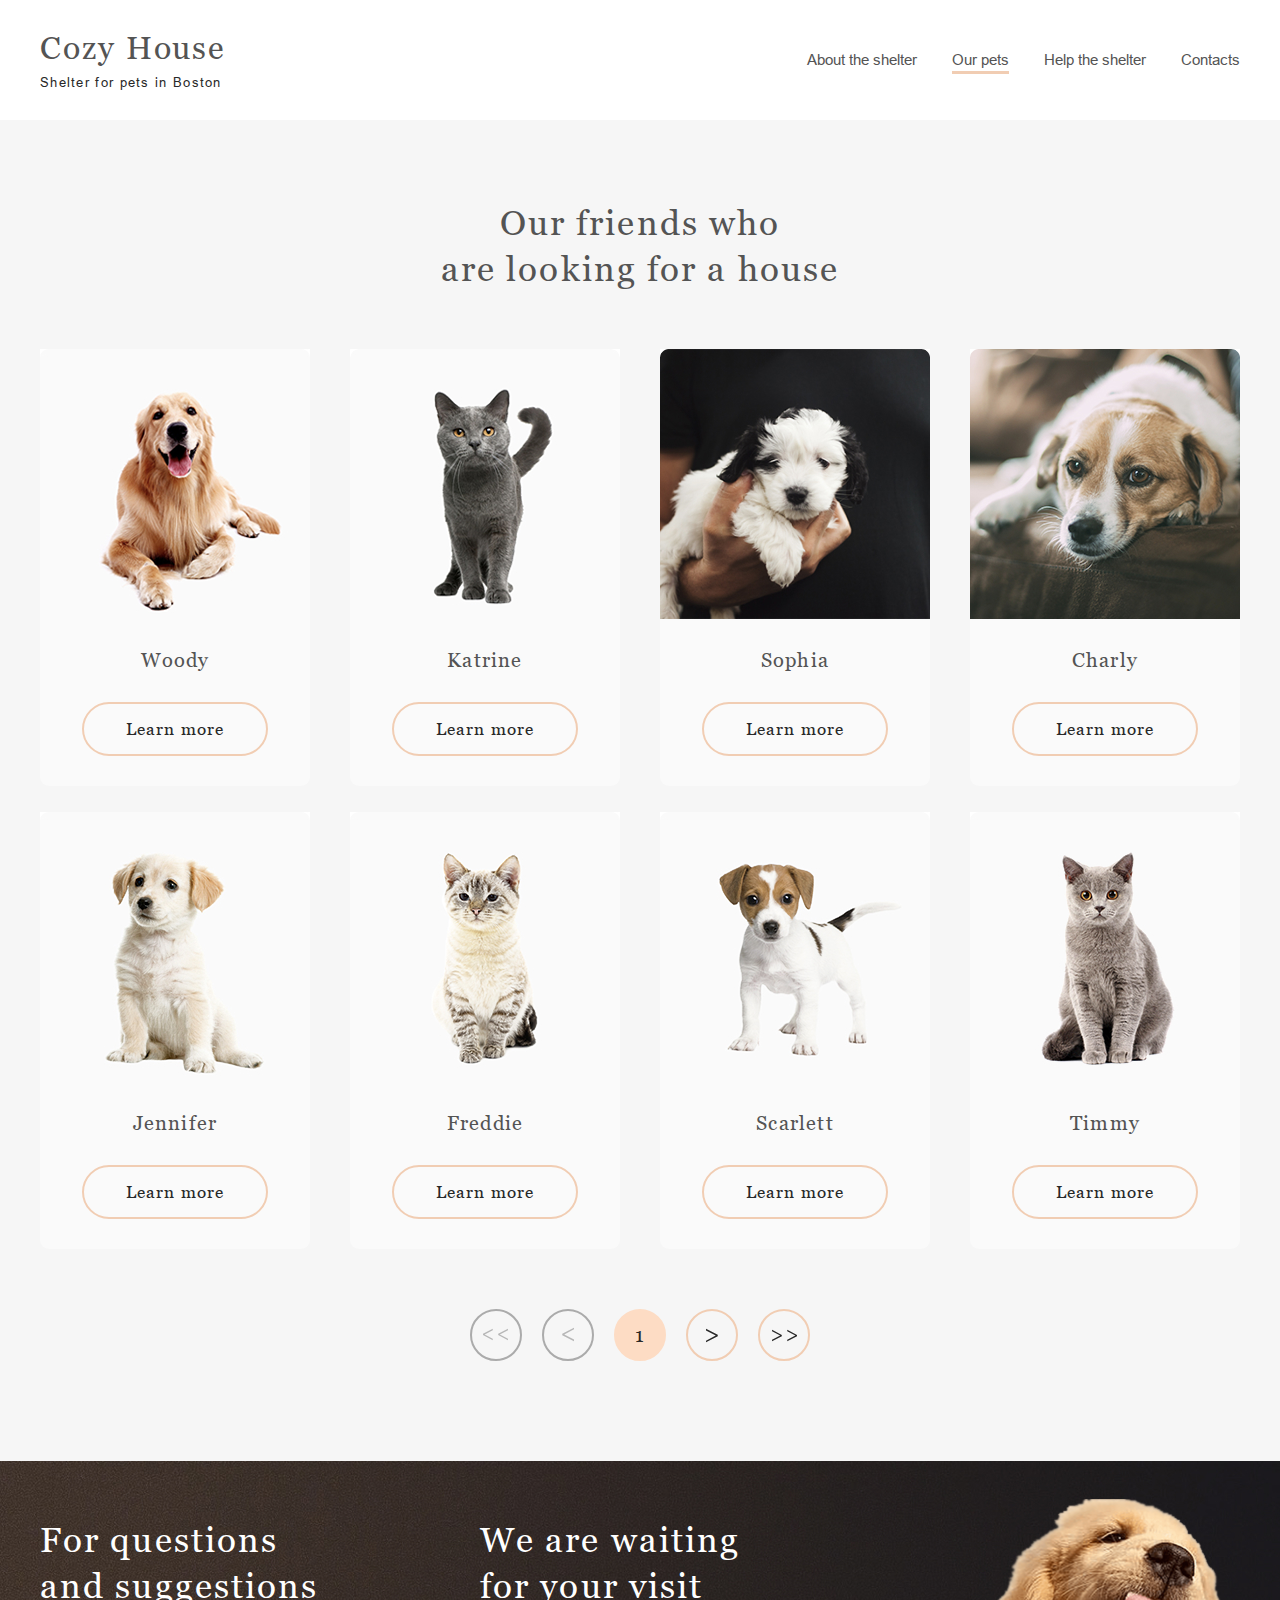
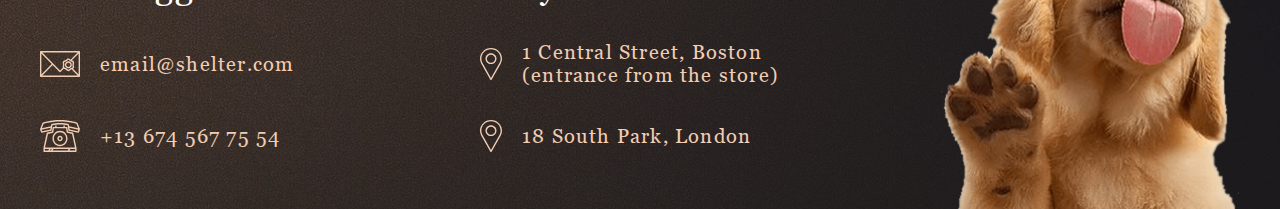
<file: pages/pets/index.html>
<!DOCTYPE html>
<html lang="en">
  <head>
    <meta charset="UTF-8" />
    <meta http-equiv="X-UA-Compatible" content="IE=edge" />
    <meta name="viewport" content="width=device-width, initial-scale=1.0" />

    <!-- favicon -->
    <link
      rel="apple-touch-icon"
      sizes="180x180"
      href="../../assets/images/apple-touch-icon.png"
    />
    <link
      rel="icon"
      type="image/png"
      sizes="32x32"
      href="../../assets/images/favicon-32x32.png"
    />
    <link
      rel="icon"
      type="image/png"
      sizes="16x16"
      href="../../assets/images/favicon-16x16.png"
    />
    <link rel="manifest" href="../../assets/images/site.webmanifest" />

    <!-- styles -->
    <link rel="stylesheet" href="../../assets/css/normalize.css" />
    <link rel="stylesheet" href="../../assets/css/main.css" />
    <link rel="stylesheet" href="style.css" />
    <title>Shelter</title>
  </head>
  <body>
    <div class="wrapper">
      <header class="header header-white">
        <div class="container">
          <div class="header__wrapper">
            <div class="header__logo">
              <a href="../main/index.html" class="logo-header__link">
                <h1 class="logo-header__main">Cozy House</h1>
                <div class="logo-header__sub">Shelter for pets in Boston</div>
              </a>
            </div>
            <nav class="header__nav">
              <ul class="nav-header__list">
                <li class="nav-header__item">
                  <a href="../main/index.html" class="nav-header__link"
                    >About the shelter</a
                  >
                </li>
                <li class="nav-header__item active">
                  <a href="./index.html" class="nav-header__link">Our pets</a>
                </li>
                <li class="nav-header__item">
                  <a href="../main/index.html#help" class="nav-header__link"
                    >Help the shelter</a
                  >
                </li>
                <li class="nav-header__item">
                  <a href="#contacts" class="nav-header__link">Contacts</a>
                </li>
              </ul>
            </nav>
            <div class="header__burger">
              <span></span><span></span><span></span>
            </div>
          </div>
        </div>
      </header>
      <main class="main">
        <section class="pets">
          <div class="container">
            <div class="pets__wrapper">
              <h2 class="pets__title">
                Our friends who<br />are looking for a house
              </h2>
              <div class="pets__content">
                <div class="pets__cards"></div>
                <div class="pets__pagination"></div>
              </div>
            </div>
          </div>
        </section>
      </main>
      <footer class="footer" id="contacts">
        <div class="container">
          <div class="footer__wrapper">
            <div class="footer__col">
              <h2>For questions<br /><span>and suggestions</span></h2>
              <div class="col-footer__contact email">
                <a href="mailto:email@shelter.com"
                  ><img
                    src="../../assets/icons/icon-email.svg"
                    alt="icon email"
                  /><span>email@shelter.com</span></a
                >
              </div>
              <div class="col-footer__contact phone">
                <a href="tel:+136745677554"
                  ><img
                    src="../../assets/icons/icon-phone.svg"
                    alt="icon phone"
                  /><span>+13 674 567 75 54</span></a
                >
              </div>
            </div>
            <div class="footer__col">
              <h2>We are waiting<br /><span>for your visit</span></h2>
              <div class="col-footer__contact address">
                <a href="https://goo.gl/maps/6VHdc9j4m8zRDtk46" target="_blank"
                  ><img
                    src="../../assets/icons/icon-marker.svg"
                    alt="icon marker"
                  /><span
                    >1 Central Street, Boston<br />(entrance from the
                    store)</span
                  ></a
                >
              </div>
              <div class="col-footer__contact address">
                <a href="https://goo.gl/maps/FrpoEfTt8VpmnM9a9" target="_blank"
                  ><img
                    src="../../assets/icons/icon-marker.svg"
                    alt="icon marker"
                  /><span>18 South Park, London</span>
                </a>
              </div>
            </div>
            <div class="footer__col">
              <img src="../../assets/images/footer-puppy.png" alt="puppy" />
            </div>
          </div>
        </div>
      </footer>
      <div class="popup">
        <div class="popup__wrapper">
          <div class="popup__content"></div>
          <div class="popup__close">
            <img src="../../assets/icons/close.svg" alt="close icon" />
          </div>
        </div>
      </div>
    </div>
    <script src="script.js" type="module"></script>
  </body>
</html>
</file>
<file: assets/css/main.css>
:root {
  --color-light-s: #fafafa;
  --color-light-l: #f6f6f6;
  --color-light-xl: #ffffff;
  --color-dark-s: #cdcdcd;
  --color-dark-m: #b2b2b2;
  --color-dark-l: #545454;
  --color-dark-xl: #4c4c4c;
  --color-dark-2xl: #444444;
  --color-dark-3xl: #292929;
  --color-primary-light: #fddcc4;
  --color-primary: #f1cdb3;
  --start-screen-gradient-background: url(../images/noise_transparent@2x.png),
    radial-gradient(100% 215.42% at 0% 0%, #5b483a 0%, #262425 100%)
      /* warning: gradient uses a rotation that is not supported by CSS and may not behave as expected */,
    #211f20;
  --footer-gradient-background: url(../images/noise_transparent@2x.png),
    radial-gradient(110.67% 538.64% at 5.73% 50%, #513d2f 0%, #1a1a1c 100%)
      /* warning: gradient uses a rotation that is not supported by CSS and may not behave as expected */,
    #211f20;
}

/* Arial -normal */
@font-face {
  font-family: "Arial";
  font-style: normal;
  font-weight: 400;
  src: url("../fonts/ARIAL.TTF");
}

/* Georgia -normal */
@font-face {
  font-family: "Georgia";
  font-style: normal;
  font-weight: 400;
  src: url("../fonts/georgia.ttf");
}
/* Georgia -bold */
@font-face {
  font-family: "Georgia";
  font-style: normal;
  font-weight: 700;
  src: url("../fonts/georgiab.ttf");
}

* {
  margin: 0;
  padding: 0;
  box-sizing: border-box;
}
ul {
  list-style: none;
}
a {
  color: inherit;
  text-decoration: none;
}

html,
body {
  height: 100%;
}
html {
  font-size: 20px;
  scroll-behavior: smooth;
}
body {
  font: 0.75rem/160% "Arial";
  position: relative;
  overflow-x: hidden;
}
body.scroll-hidden {
  overflow: hidden;
}
.wrapper {
  display: flex;
  flex-direction: column;
  min-height: 100%;
}
main {
  flex: 1 1 auto;
}
.container {
  max-width: 1280px;
  width: 100%;
  margin: 0 auto;
  padding: 0 40px;
}
button {
  border: none;
  background: transparent;
}
section {
  padding: 4rem 0 5rem;
}

h2 {
  font: 1.75rem/130% "Georgia";
  color: var(--color-dark-l);
  letter-spacing: 0.06em;
}
img {
  display: block;
}

/* header */
.header {
  position: absolute;
  left: 0;
  right: 0;
  top: 0;
}
.header__burger {
  display: none;
}
.header.header-white {
  position: fixed;
  padding-bottom: 1.5rem;
  z-index: 50;
}
.header-white {
  background-color: var(--color-light-xl);
}
.header__wrapper {
  margin-top: 60px;
  display: flex;
  align-items: center;
  justify-content: space-between;
}
.header-white .header__wrapper {
  margin-top: 30px;
}
.logo-header__main {
  font: 1.6rem/110% "Georgia";
  letter-spacing: 0.06em;
  transition: all 0.5s ease-in-out;
}

.logo-header__main {
  color: var(--color-primary);
}
.header__logo:hover .logo-header__main {
  color: var(--color-light-l);
}
.header-white .header__wrapper:not(.show) .logo-header__main {
  color: var(--color-dark-l);
}
.header-white
  .header__wrapper:not(.show)
  .header__logo:hover
  .logo-header__main {
  color: var(--color-primary);
}
.logo-header__sub {
  font-size: 13px;
  line-height: 15px;
  letter-spacing: 0.1em;
  margin-top: 0.5rem;
}
.logo-header__sub {
  color: var(--color-light-xl);
}
.header-white .header__wrapper:not(.show) .logo-header__sub {
  color: var(--color-dark-3xl);
}
.nav-header__list {
  display: flex;
  align-items: center;
  flex-wrap: wrap;
  margin: 0 -17.5px;
}
.nav-header__item {
  margin: 0 17.5px;
  position: relative;
  padding: 0.1rem 0;
}
.nav-header__item a {
  color: var(--color-dark-s);
  transition: all 0.5s ease-in-out;
}
.header-white .header__wrapper:not(.show) .nav-header__item a {
  color: var(--color-dark-l);
  transition: all 0.5s ease-in-out;
}
.nav-header__item:hover a,
.nav-header__item.active a {
  color: var(--color-light-s);
}
.header-white .header__wrapper:not(.show) .nav-header__item:hover a {
  color: var(--color-dark-3xl);
}
.header-white .header__wrapper:not(.show) .nav-header__item.active a {
  color: var(--color-dark-l);
}
.nav-header__item.active::before {
  content: "";
  position: absolute;
  bottom: 0;
  left: 0;
  width: 100%;
  height: 3px;
  background-color: var(--color-primary);
}

/* footer */
.footer {
  background: url("../images/footer-background.jpg") no-repeat left top,
    var(--footer-gradient-background);
  background-size: cover;
}
.footer__wrapper {
  margin-top: 1.9rem;
  display: grid;
  grid-template-columns: repeat(3, 1fr);
}
.footer h2 {
  color: var(--color-light-xl);
}
.footer__col:last-child {
  justify-self: end;
  align-self: end;
}
.footer__col:first-child,
.footer__col:nth-child(2) {
  margin-top: 0.9rem;
}
.footer__col:nth-child(2) {
  margin-left: 2rem;
}
.col-footer__contact {
  margin-top: 2rem;
  font: 1rem/115% "Georgia";
  letter-spacing: 0.06em;
  color: var(--color-primary);
  transition: all 0.5s ease-in-out;
}
.col-footer__contact a {
  display: flex;
  align-items: center;
}
.col-footer__contact:hover {
  color: var(--color-light-l);
}
.col-footer__contact img {
  margin-right: 1rem;
}
.col-footer__contact:hover img {
  filter: brightness(0) invert(1);
}
.footer__col:nth-child(2) .col-footer__contact {
  margin-top: 1.65rem;
}

/* buttons */
.btn {
  font: 0.85rem/130% "Georgia";
  letter-spacing: 0.06em;
  color: var(--color-dark-3xl);
  padding: 0.7rem 2.1rem;
  border-radius: 2rem;
  transition: all 0.5s ease-in-out;
  border-width: 2px;
  border-style: solid;
  cursor: pointer;
  display: inline-flex;
  align-items: center;
  justify-content: center;
}
.btn-round {
  width: 52px;
  height: 52px;
  padding: 0;
}
.btn:hover:not(.btn-inactive),
.pet-card:hover .btn,
.btn.btn-active {
  background-color: var(--color-primary-light);
  border-color: var(--color-primary-light);
}
.btn-pink {
  background-color: var(--color-primary);
  border-color: var(--color-primary);
}
.btn-line-pink {
  background-color: transparent;
  border-color: var(--color-primary);
}
.btn-inactive {
  background-color: transparent;
  border-color: var(--color-dark-s);
  color: var(--color-dark-s);
  cursor: auto;
}

/* pets card */
.pet-card {
  background-color: var(--color-light-s);
  border-radius: 9px;
  transition: all 0.5s ease-in-out;
  display: flex;
  flex-direction: column;
  align-items: center;
  padding-bottom: 1.5rem;
  cursor: pointer;
}
.pet-card:hover {
  box-shadow: 0px 2px 35px 14px rgba(13, 13, 13, 0.04);
  background-color: var(--color-light-xl);
}
.pet-card__photo {
  width: 100%;
  height: 100%;
  object-fit: contain;
}
.pet-card__name {
  font: 1rem/1.15rem "Georgia";
  letter-spacing: 0.06em;
  color: var(--color-dark-l);
  margin: 1.5rem 0;
}

/* popup */
.popup {
  display: none;
  position: fixed;
  top: 0;
  right: 0;
  left: 0;
  bottom: 0;
  background: rgba(41, 41, 41, 0.6);
  align-items: center;
  justify-content: center;
  z-index: 200;
}
.popup.active {
  display: flex;
}
.popup__wrapper {
  position: relative;
}
.popup__content {
  max-width: 45rem;
  width: 100%;
  background: var(--color-light-s);
  border-radius: 9px;
  display: flex;
  align-items: center;
}
.popup__img-wrapper {
  width: 25rem;
  height: 25rem;
}
.popup__img {
  width: auto;
  height: 100%;
  object-fit: cover;
  border-radius: 9px;
}
.popup__col {
  letter-spacing: 0.06em;
  color: #000;
  padding: 1rem 1rem 1rem 1.5rem;
}
.popup__title {
  font: 1.75rem/130% "Georgia";
  margin-bottom: 0.5rem;
  letter-spacing: 0.06em;
  color: #000;
}
.popup__animal-type {
  font: 1rem/115% "Georgia";
  letter-spacing: 0.06em;
  color: #000;
  letter-spacing: 0.06em;
  color: #000;
}
.popup__text {
  margin: 2rem 0;
  line-height: 110%;
  letter-spacing: 0.06em;
  color: #000;
}
.popup__list li {
  font: 0.75rem/110% "Georgia";
  position: relative;
  font-weight: 700;
  padding-left: 0.7rem;
}
.popup__list li::before {
  content: "";
  position: absolute;
  width: 0.2rem;
  height: 0.2rem;
  background: var(--color-primary);
  left: 0;
  top: 0.3rem;
}
.popup__list li span {
  font-weight: 400;
}
.popup__list li + li {
  margin-top: 0.55rem;
}
.popup__close {
  position: absolute;
  cursor: pointer;
  width: 2.6rem;
  height: 2.6rem;
  border-radius: 50%;
  border: 2px solid var(--color-primary);
  transition: all 0.5s ease-in-out;
  display: flex;
  align-items: center;
  justify-content: center;
  top: -2.6rem;
  right: -2rem;
}
.popup__close img {
  width: 0.6rem;
  height: 0.6rem;
  object-fit: contain;
}
.popup__close:hover {
  background-color: var(--color-primary);
}
@media only screen and (max-width: 1279px) {
  .container {
    padding: 0 1.5rem;
  }

  /* header */
  .header__wrapper {
    margin-top: 30px;
  }

  /* footer */
  .footer__wrapper {
    margin: 0.6rem 1.8rem 0;
    grid-template-columns: repeat(2, 1fr);
    row-gap: 3.2rem;
  }
  .footer__col:nth-child(2) {
    margin-left: 1rem;
  }
  .footer__col:last-child {
    justify-self: center;
    grid-column: 1/3;
  }
  .popup__content {
    max-width: 31.5rem;
  }
  .popup__col {
    padding: 0.5rem 0.5rem 1.85rem;
  }
  .popup__img-wrapper {
    width: 17.5rem;
    height: 17.5rem;
  }
  .popup__text {
    font-size: 0.65rem;
    margin: 1rem 0;
  }
}
@media only screen and (max-width: 767px) {
  .container {
    padding: 0 0.5rem;
  }
  h2 {
    font-size: 1.25rem;
    text-align: center;
  }
  section {
    padding: 2.1rem 0;
  }

  /* header */
  .header__burger {
    width: 1.5rem;
    height: 1.1rem;
    display: flex;
    flex-direction: column;
    justify-content: space-between;
    margin-right: 2.15rem;
    cursor: pointer;
  }
  .header__burger span {
    width: 100%;
    height: 2px;
    pointer-events: none;
  }
  .header__burger span {
    background-color: var(--color-primary);
  }
  .header-white .header__wrapper:not(.show) .header__burger span {
    background-color: #000;
  }
  .header__nav {
    position: absolute;
    top: 0;
    right: 0;
    width: 0;
    min-height: 100vh;
    height: 100%;
    display: flex;
    justify-content: flex-end;
    transition: all 0.1s ease-in-out;
    z-index: 50;
    overflow-x: hidden;
  }
  .header__wrapper {
    transition: all 0.5s ease-in-out;
  }
  .header__logo,
  .header__burger {
    position: relative;
    z-index: 100;
    transition: all 0.5s ease-in-out;
  }
  .header__logo {
    margin-right: 2.05rem;
  }
  .header__wrapper.show .header__logo,
  .header__wrapper.show .header__burger {
    padding: 0;
  }
  .header__wrapper.show .header__burger {
    transform: rotate(-90deg);
  }
  .header__wrapper.show {
    justify-content: flex-end;
  }
  .header__wrapper.show .header__nav {
    width: 100vw;
    background: rgba(41, 41, 41, 0.6);
  }
  .nav-header__list {
    width: 16rem;
    min-height: 100vh;
    height: 100%;
    margin: 0;
    transform: translateX(16rem);
    background-color: var(--color-dark-3xl);
    transition: all 0.5s ease-in-out;
    display: flex;
    flex-direction: column;
    justify-content: center;
    align-items: center;
    padding: 2rem 0;
    overflow-y: scroll;
    flex-wrap: nowrap;
  }
  .nav-header__item:first-child {
    margin-top: 5rem;
  }
  .nav-header__item + .nav-header__item {
    margin: 2rem 0 0;
    text-align: center;
  }
  .nav-header__item {
    font-size: 1.6rem;
    line-height: 160%;
  }
  .header__wrapper.show .nav-header__list {
    transform: translateX(0);
  }

  /* footer */
  .footer__wrapper {
    grid-template-columns: 1fr;
    margin: 0.6rem auto 0;
    row-gap: 1rem;
    width: 14rem;
  }
  .footer__col h2 br {
    display: none;
  }
  .footer__col h2 span:before {
    content: " ";
    position: relative;
  }
  .footer__col:last-child {
    grid-column: 1/2;
  }
  .footer__col:last-child img {
    width: 90%;
    height: 100%;
    object-fit: contain;
    margin: 1rem auto 0;
  }
  .col-footer__contact {
    display: flex;
    justify-content: center;
  }
  .footer__col:nth-child(2) {
    margin-left: 0;
  }
  .footer__col:nth-child(2) .col-footer__contact {
    margin-top: 2rem;
    margin-left: -0.5rem;
    margin-right: -0.3rem;
    justify-content: flex-start;
  }

  .popup__content {
    max-width: 12rem;
  }
  .popup__col {
    padding: 0.5rem;
  }
  .popup__title,
  .popup__animal-type,
  .popup__text {
    text-align: center;
  }
  .popup__img-wrapper {
    display: none;
  }
  .popup__text {
    font-size: 0.65rem;
    margin: 1rem 0;
  }
  .popup__close {
    right: 0;
    transform: translateX(50%);
  }
}
</file>
<file: pages/pets/style.css>
/* pets section */
.pets {
  margin-top: 6rem;
  padding-top: 4rem;
  background-color: var(--color-light-l);
}
.pets__content {
  margin-top: 2.9rem;
}
.pets__cards {
  display: grid;
  grid-template-columns: repeat(4, 1fr);
  gap: 1.3rem 2rem;
}
.pets__title {
  text-align: center;
}
.pet-card {
  margin: 0 auto;
  width: 13.5rem;
}
.pets__pagination {
  display: flex;
  align-items: center;
  gap: 1rem;
  justify-content: center;
  margin-top: 3rem;
}
.pets__pagination .btn {
  font: 1rem/115% "Georgia";
  letter-spacing: 0.06em;
  color: var(--color-dark-3xl);
  z-index: 1;
}
.pets__pagination span.btn {
  cursor: default;
}
.pets__pagination .btn-arrow,
.pets__pagination .btn-double-arrow {
  background-position: center top 13px;
  background-repeat: no-repeat;
}
.pets__pagination .btn-arrow {
  background-image: url(../../assets/icons/quot.svg);

  background-size: 13px 23px;
}
.pets__pagination .btn-double-arrow {
  background-image: url(../../assets/icons/double-quot.svg);
  background-size: 27px 23px;
}
.pets__pagination .btn-first,
.pets__pagination .btn-prev {
  transform: rotate(180deg);
}
.pets__pagination .btn-inactive {
  border-color: black;
  opacity: 0.3;
}
@media only screen and (max-width: 1279px) {
  .pets {
    padding-bottom: 3.8rem;
  }
  .pets__cards {
    grid-template-columns: repeat(2, 13.5rem);
    justify-content: center;
  }
  .pets__content {
    margin-top: 1.5rem;
  }

  .pets__pagination {
    margin-top: 2rem;
  }
}

@media only screen and (max-width: 767px) {
  .pets__cards {
    grid-template-columns: 13.5rem;
    gap: 1.4rem 2.1rem;
  }
  .pets {
    padding-top: 2rem;
    padding-bottom: 2.1rem;
  }
  .pets__content {
    margin-top: 2.1rem;
  }
  .pets__pagination {
    gap: 0.5rem;
  }
}
</file>
